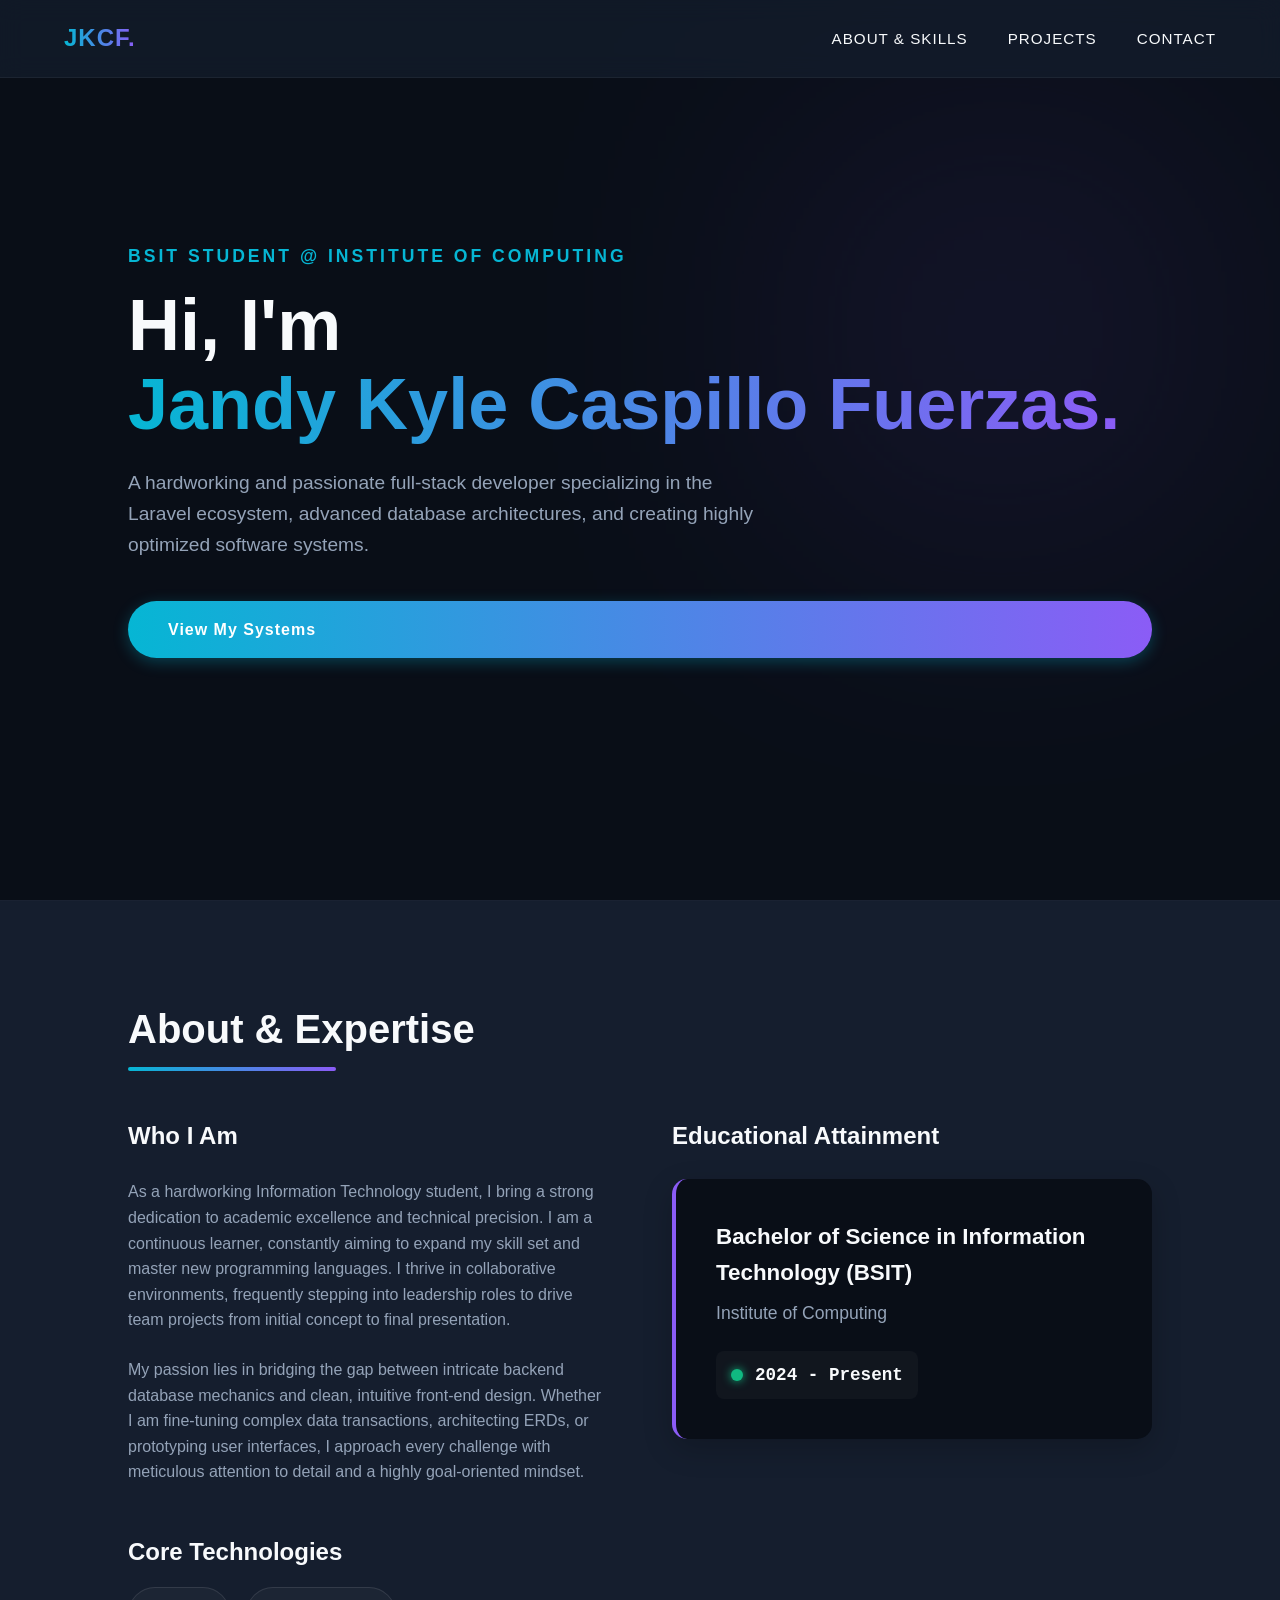
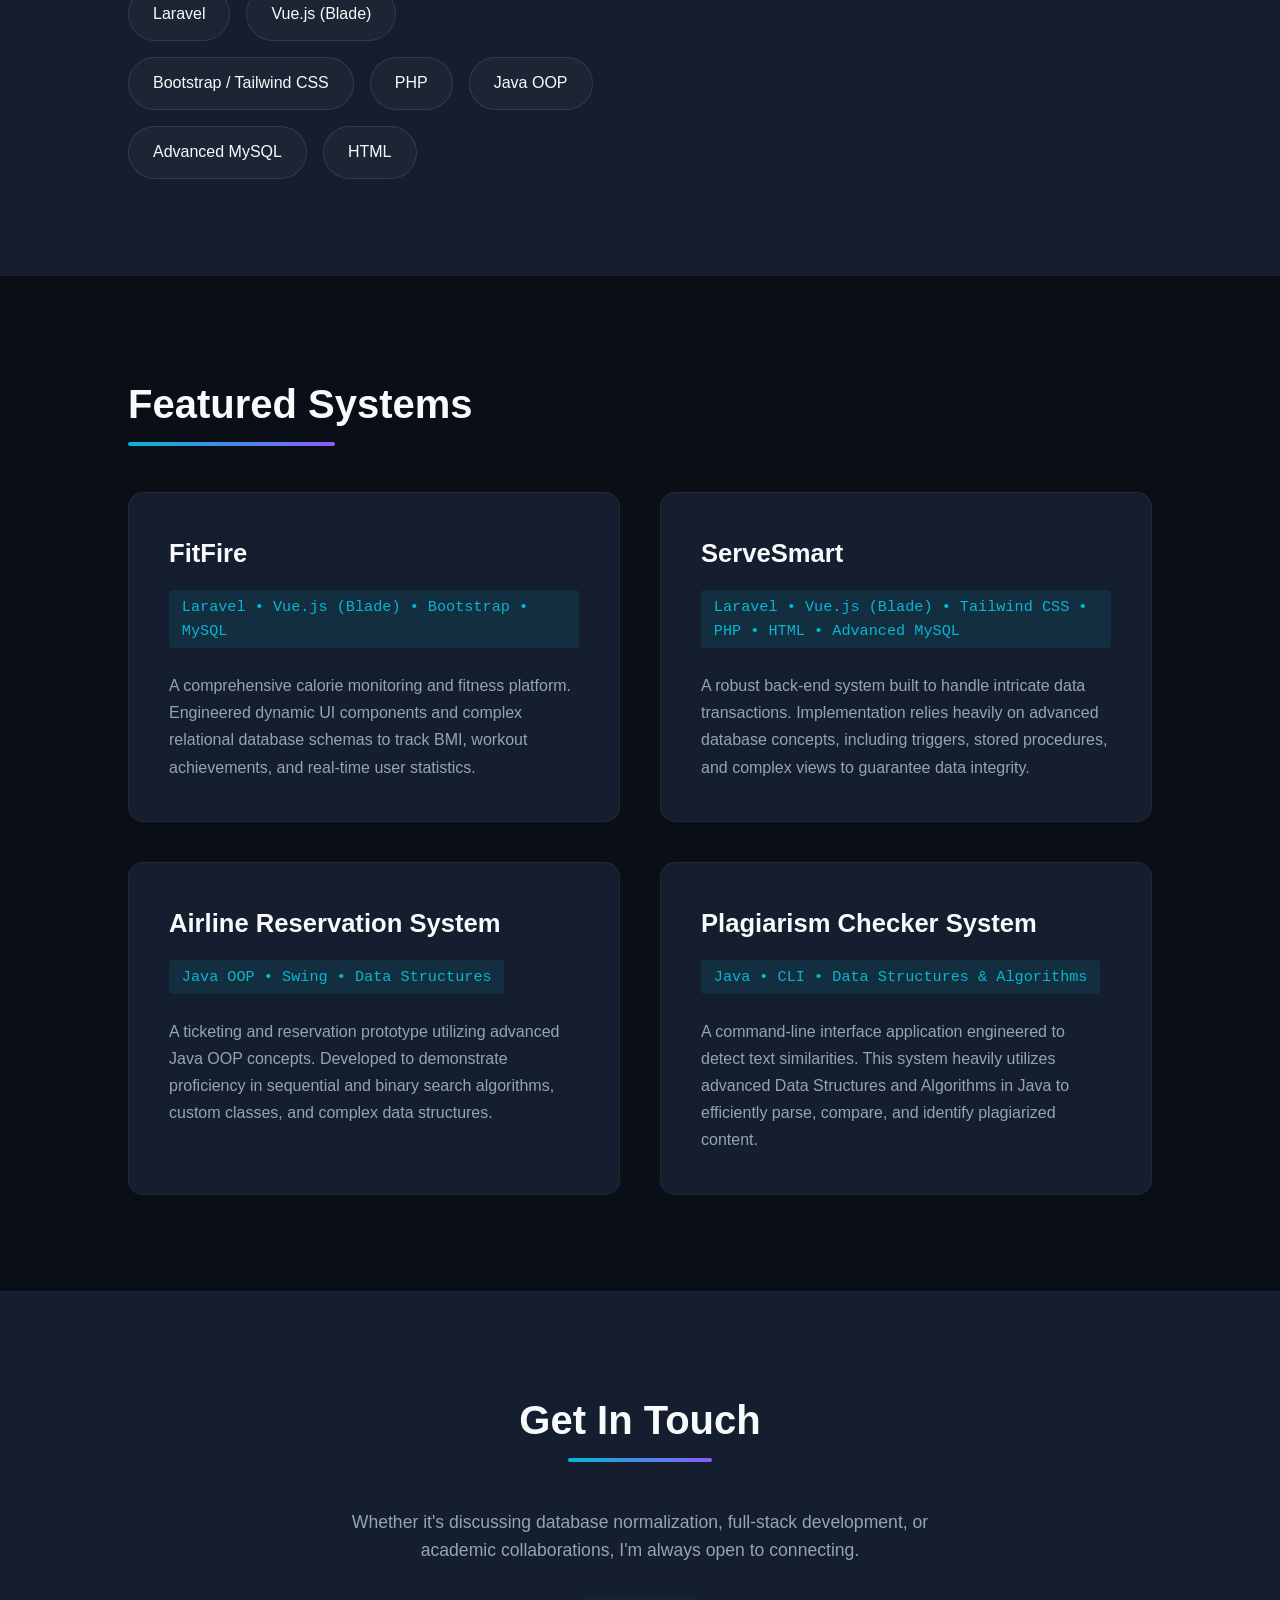
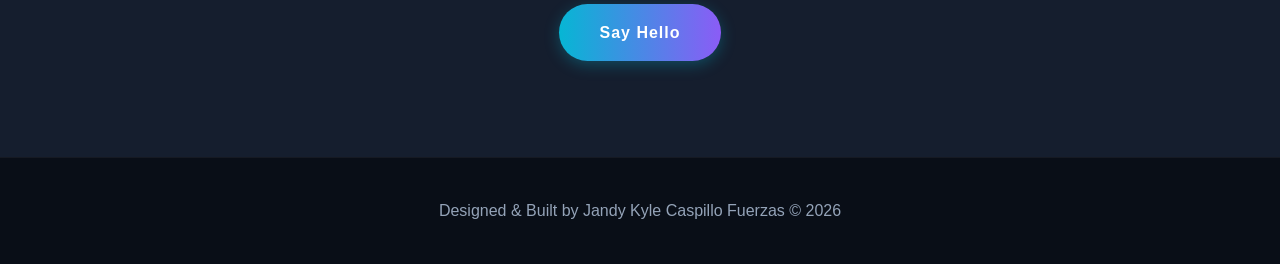
<file: index.html>
<!DOCTYPE html>
<html lang="en">
<head>
    <meta charset="UTF-8">
    <meta name="viewport" content="width=device-width, initial-scale=1.0">
    <title>Jandy Kyle Caspillo Fuerzas | Portfolio</title>
    
    <!-- This line links your external CSS file -->
    <link rel="stylesheet" href="style.css">
    
</head>
<body>

    <!-- Navigation -->
    <nav>
        <div class="logo">JKCF.</div>
        <ul class="nav-links">
            <li><a href="#about">About & Skills</a></li>
            <li><a href="#projects">Projects</a></li>
            <li><a href="#contact">Contact</a></li>
        </ul>
    </nav>

    <!-- Hero Section -->
    <header id="home">
        <div class="hero-subtitle">BSIT Student @ Institute of Computing</div>
        <h1 class="hero-title">Hi, I'm <br><span class="gradient-text">Jandy Kyle Caspillo Fuerzas.</span></h1>
        <p class="hero-desc">
            A hardworking and passionate full-stack developer specializing in the Laravel ecosystem, advanced database architectures, and creating highly optimized software systems.
        </p>
        <a href="#projects" class="btn">View My Systems</a>
    </header>

    <!-- About, Education & Skills Section -->
    <section id="about">
        <h2 class="section-title">About & Expertise</h2>
        <div class="about-container">
            
            <!-- About Me Text & Skills -->
            <div class="about-text">
                <h3>Who I Am</h3>
                <p style="color: var(--text-muted); margin-bottom: 1.5rem;">
                    As a hardworking Information Technology student, I bring a strong dedication to academic excellence and technical precision. I am a continuous learner, constantly aiming to expand my skill set and master new programming languages. I thrive in collaborative environments, frequently stepping into leadership roles to drive team projects from initial concept to final presentation.
                </p>
                <p style="color: var(--text-muted); margin-bottom: 2rem;">
                    My passion lies in bridging the gap between intricate backend database mechanics and clean, intuitive front-end design. Whether I am fine-tuning complex data transactions, architecting ERDs, or prototyping user interfaces, I approach every challenge with meticulous attention to detail and a highly goal-oriented mindset.
                </p>

                <!-- Skills Badges -->
                <h3 style="margin-top: 3rem; margin-bottom: 1rem;">Core Technologies</h3>
                <div class="skills-container">
                    <div class="skill-badge">Laravel</div>
                    <div class="skill-badge">Vue.js (Blade)</div>
                    <div class="skill-badge">Bootstrap / Tailwind CSS</div>
                    <div class="skill-badge">PHP</div>
                    <div class="skill-badge">Java OOP</div>
                    <div class="skill-badge">Advanced MySQL</div>
                    <div class="skill-badge">HTML</div>
                </div>
            </div>

            <!-- Education Box -->
            <div class="education-box">
                <h3>Educational Attainment</h3>
                <div class="edu-card">
                    <h4 style="font-size: 1.4rem; margin-bottom: 0.5rem; color: var(--text-main);">Bachelor of Science in Information Technology (BSIT)</h4>
                    <p style="font-size: 1.1rem; margin-bottom: 1.5rem; color: var(--text-muted);">Institute of Computing</p>
                    <div style="display: flex; align-items: center; gap: 12px; background: rgba(255,255,255,0.03); padding: 10px 15px; border-radius: 8px; width: fit-content;">
                        <span style="display: inline-block; width: 12px; height: 12px; background-color: #10b981; border-radius: 50%; box-shadow: 0 0 10px #10b981;"></span>
                        <p style="color: var(--text-main); font-family: monospace; font-size: 1.1rem; font-weight: bold;">2024 - Present</p>
                    </div>
                </div>
            </div>

        </div>
    </section>

    <!-- Projects Section -->
    <section id="projects">
        <h2 class="section-title">Featured Systems</h2>
        <div class="projects-grid">
            
            <!-- FitFire -->
            <div class="project-card">
                <h3 class="project-title">FitFire</h3>
                <div class="project-tech">Laravel • Vue.js (Blade) • Bootstrap • MySQL</div>
                <p class="project-desc">
                    A comprehensive calorie monitoring and fitness platform. Engineered dynamic UI components and complex relational database schemas to track BMI, workout achievements, and real-time user statistics.
                </p>
            </div>

            <!-- ServeSmart -->
            <div class="project-card">
                <h3 class="project-title">ServeSmart</h3>
                <div class="project-tech">Laravel • Vue.js (Blade) • Tailwind CSS • PHP • HTML • Advanced MySQL</div>
                <p class="project-desc">
                    A robust back-end system built to handle intricate data transactions. Implementation relies heavily on advanced database concepts, including triggers, stored procedures, and complex views to guarantee data integrity.
                </p>
            </div>

            <!-- Java Airline System -->
            <div class="project-card">
                <h3 class="project-title">Airline Reservation System</h3>
                <div class="project-tech">Java OOP • Swing • Data Structures</div>
                <p class="project-desc">
                    A ticketing and reservation prototype utilizing advanced Java OOP concepts. Developed to demonstrate proficiency in sequential and binary search algorithms, custom classes, and complex data structures.
                </p>
            </div>

            <!-- Plagiarism Checker System -->
            <div class="project-card">
                <h3 class="project-title">Plagiarism Checker System</h3>
                <div class="project-tech">Java • CLI • Data Structures & Algorithms</div>
                <p class="project-desc">
                    A command-line interface application engineered to detect text similarities. This system heavily utilizes advanced Data Structures and Algorithms in Java to efficiently parse, compare, and identify plagiarized content.
                </p>
            </div>

        </div>
    </section>

    <!-- Contact Section -->
    <section id="contact">
        <h2 class="section-title">Get In Touch</h2>
        <p style="color: var(--text-muted); max-width: 600px; margin: 0 auto 2.5rem auto; font-size: 1.1rem;">
            Whether it's discussing database normalization, full-stack development, or academic collaborations, I'm always open to connecting.
        </p>
        <a href="https://www.facebook.com/JandyKyle.Fuerzas.27" class="btn">Say Hello</a>
    </section>

    <!-- Footer -->
    <footer>
        <p>Designed & Built by Jandy Kyle Caspillo Fuerzas &copy; 2026</p>
    </footer>

    <!-- Smooth Scrolling Script -->
    <script>
        document.querySelectorAll('a[href^="#"]').forEach(anchor => {
            anchor.addEventListener('click', function (e) {
                e.preventDefault();
                document.querySelector(this.getAttribute('href')).scrollIntoView({
                    behavior: 'smooth'
                });
            });
        });
    </script>
</body>
</html>
</file>
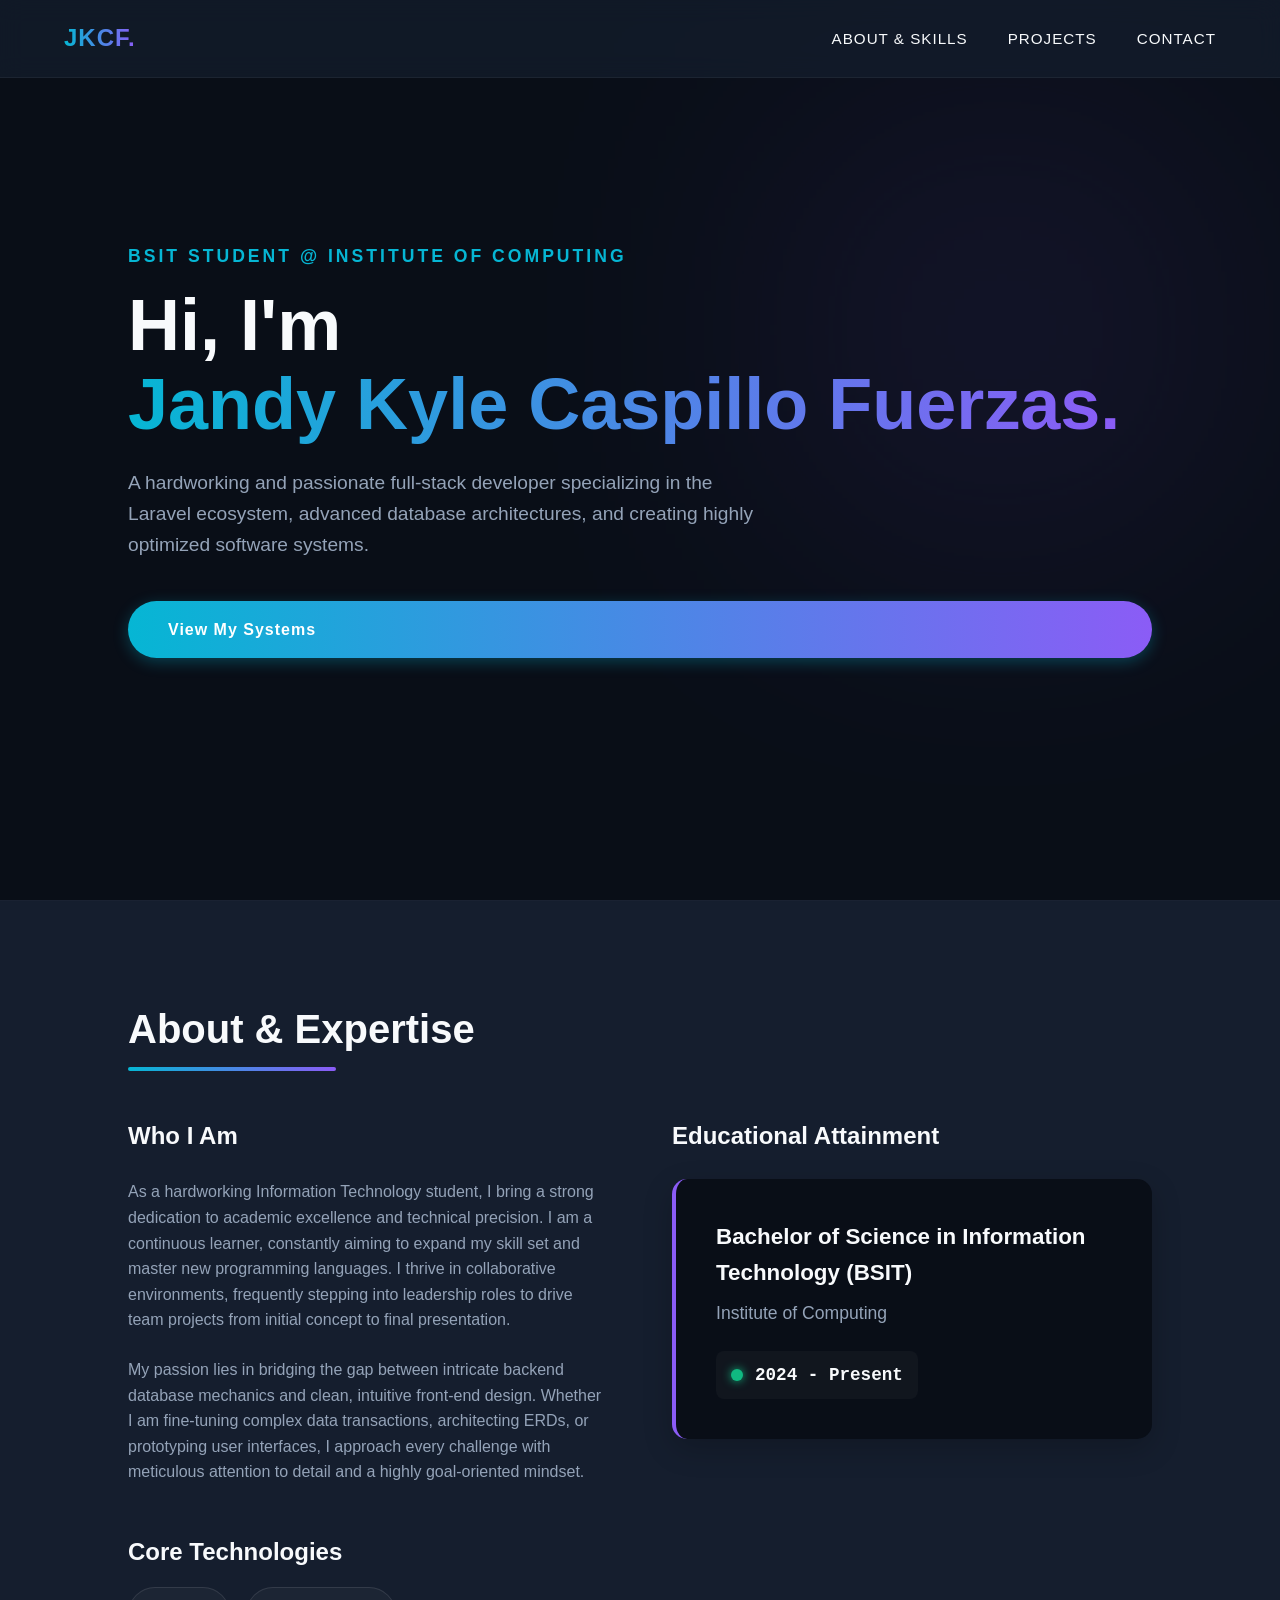
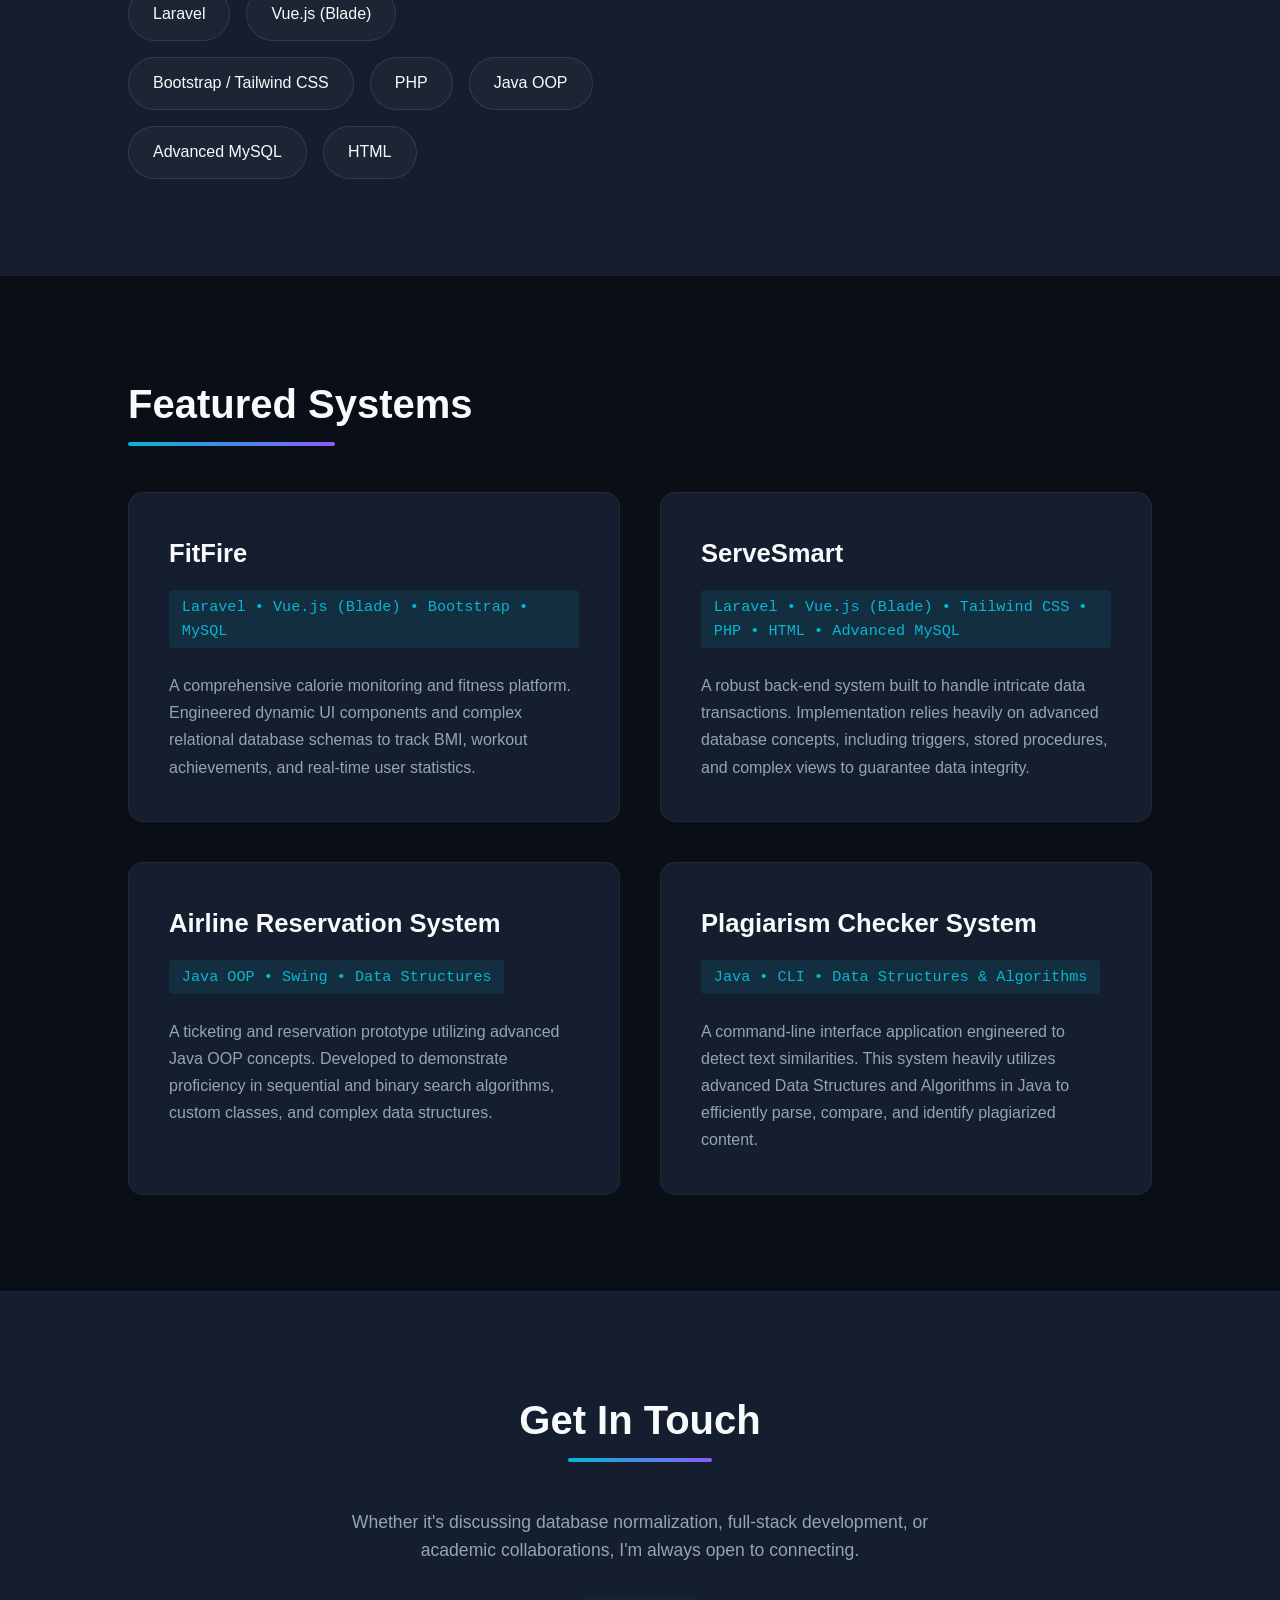
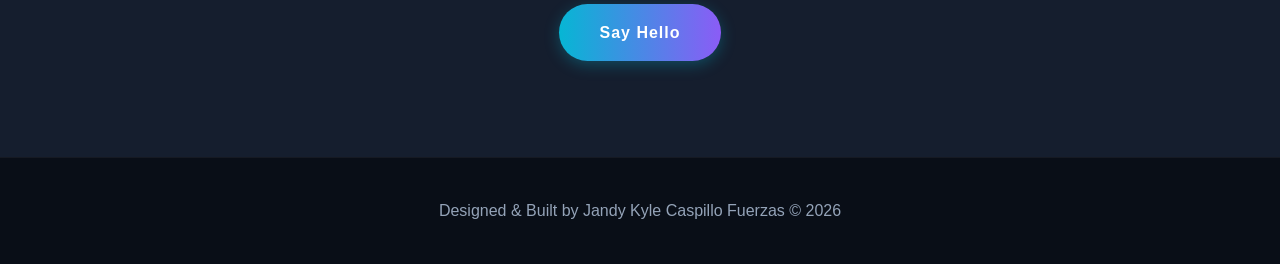
<file: asdasdsad.html>
<!DOCTYPE html>
<html lang="en">
<head>
    <meta charset="UTF-8">
    <meta name="viewport" content="width=device-width, initial-scale=1.0">
    <title>Jandy Kyle Caspillo Fuerzas | Portfolio</title>
    
    <!-- This line links your external CSS file -->
    <link rel="stylesheet" href="asdasd.css">
    
</head>
<body>

    <!-- Navigation -->
    <nav>
        <div class="logo">JKCF.</div>
        <ul class="nav-links">
            <li><a href="#about">About & Skills</a></li>
            <li><a href="#projects">Projects</a></li>
            <li><a href="#contact">Contact</a></li>
        </ul>
    </nav>

    <!-- Hero Section -->
    <header id="home">
        <div class="hero-subtitle">BSIT Student @ Institute of Computing</div>
        <h1 class="hero-title">Hi, I'm <br><span class="gradient-text">Jandy Kyle Caspillo Fuerzas.</span></h1>
        <p class="hero-desc">
            A hardworking and passionate full-stack developer specializing in the Laravel ecosystem, advanced database architectures, and creating highly optimized software systems.
        </p>
        <a href="#projects" class="btn">View My Systems</a>
    </header>

    <!-- About, Education & Skills Section -->
    <section id="about">
        <h2 class="section-title">About & Expertise</h2>
        <div class="about-container">
            
            <!-- About Me Text & Skills -->
            <div class="about-text">
                <h3>Who I Am</h3>
                <p style="color: var(--text-muted); margin-bottom: 1.5rem;">
                    As a hardworking Information Technology student, I bring a strong dedication to academic excellence and technical precision. I am a continuous learner, constantly aiming to expand my skill set and master new programming languages. I thrive in collaborative environments, frequently stepping into leadership roles to drive team projects from initial concept to final presentation.
                </p>
                <p style="color: var(--text-muted); margin-bottom: 2rem;">
                    My passion lies in bridging the gap between intricate backend database mechanics and clean, intuitive front-end design. Whether I am fine-tuning complex data transactions, architecting ERDs, or prototyping user interfaces, I approach every challenge with meticulous attention to detail and a highly goal-oriented mindset.
                </p>

                <!-- Skills Badges -->
                <h3 style="margin-top: 3rem; margin-bottom: 1rem;">Core Technologies</h3>
                <div class="skills-container">
                    <div class="skill-badge">Laravel</div>
                    <div class="skill-badge">Vue.js (Blade)</div>
                    <div class="skill-badge">Bootstrap / Tailwind CSS</div>
                    <div class="skill-badge">PHP</div>
                    <div class="skill-badge">Java OOP</div>
                    <div class="skill-badge">Advanced MySQL</div>
                    <div class="skill-badge">HTML</div>
                </div>
            </div>

            <!-- Education Box -->
            <div class="education-box">
                <h3>Educational Attainment</h3>
                <div class="edu-card">
                    <h4 style="font-size: 1.4rem; margin-bottom: 0.5rem; color: var(--text-main);">Bachelor of Science in Information Technology (BSIT)</h4>
                    <p style="font-size: 1.1rem; margin-bottom: 1.5rem; color: var(--text-muted);">Institute of Computing</p>
                    <div style="display: flex; align-items: center; gap: 12px; background: rgba(255,255,255,0.03); padding: 10px 15px; border-radius: 8px; width: fit-content;">
                        <span style="display: inline-block; width: 12px; height: 12px; background-color: #10b981; border-radius: 50%; box-shadow: 0 0 10px #10b981;"></span>
                        <p style="color: var(--text-main); font-family: monospace; font-size: 1.1rem; font-weight: bold;">2024 - Present</p>
                    </div>
                </div>
            </div>

        </div>
    </section>

    <!-- Projects Section -->
    <section id="projects">
        <h2 class="section-title">Featured Systems</h2>
        <div class="projects-grid">
            
            <!-- FitFire -->
            <div class="project-card">
                <h3 class="project-title">FitFire</h3>
                <div class="project-tech">Laravel • Vue.js (Blade) • Bootstrap • MySQL</div>
                <p class="project-desc">
                    A comprehensive calorie monitoring and fitness platform. Engineered dynamic UI components and complex relational database schemas to track BMI, workout achievements, and real-time user statistics.
                </p>
            </div>

            <!-- ServeSmart -->
            <div class="project-card">
                <h3 class="project-title">ServeSmart</h3>
                <div class="project-tech">Laravel • Vue.js (Blade) • Tailwind CSS • PHP • HTML • Advanced MySQL</div>
                <p class="project-desc">
                    A robust back-end system built to handle intricate data transactions. Implementation relies heavily on advanced database concepts, including triggers, stored procedures, and complex views to guarantee data integrity.
                </p>
            </div>

            <!-- Java Airline System -->
            <div class="project-card">
                <h3 class="project-title">Airline Reservation System</h3>
                <div class="project-tech">Java OOP • Swing • Data Structures</div>
                <p class="project-desc">
                    A ticketing and reservation prototype utilizing advanced Java OOP concepts. Developed to demonstrate proficiency in sequential and binary search algorithms, custom classes, and complex data structures.
                </p>
            </div>

            <!-- Plagiarism Checker System -->
            <div class="project-card">
                <h3 class="project-title">Plagiarism Checker System</h3>
                <div class="project-tech">Java • CLI • Data Structures & Algorithms</div>
                <p class="project-desc">
                    A command-line interface application engineered to detect text similarities. This system heavily utilizes advanced Data Structures and Algorithms in Java to efficiently parse, compare, and identify plagiarized content.
                </p>
            </div>

        </div>
    </section>

    <!-- Contact Section -->
    <section id="contact">
        <h2 class="section-title">Get In Touch</h2>
        <p style="color: var(--text-muted); max-width: 600px; margin: 0 auto 2.5rem auto; font-size: 1.1rem;">
            Whether it's discussing database normalization, full-stack development, or academic collaborations, I'm always open to connecting.
        </p>
        <a href="https://www.facebook.com/JandyKyle.Fuerzas.27" class="btn">Say Hello</a>
    </section>

    <!-- Footer -->
    <footer>
        <p>Designed & Built by Jandy Kyle Caspillo Fuerzas &copy; 2026</p>
    </footer>

    <!-- Smooth Scrolling Script -->
    <script>
        document.querySelectorAll('a[href^="#"]').forEach(anchor => {
            anchor.addEventListener('click', function (e) {
                e.preventDefault();
                document.querySelector(this.getAttribute('href')).scrollIntoView({
                    behavior: 'smooth'
                });
            });
        });
    </script>
</body>
</html>
</file>
<file: style.css>
/* === BASE STYLES & VARIABLES === */
:root {
    --bg-dark: #090e17;
    --surface: #151e2e;
    --surface-glass: rgba(21, 30, 46, 0.7);
    --accent-cyan: #06b6d4;
    --accent-purple: #8b5cf6;
    --text-main: #f8fafc;
    --text-muted: #94a3b8;
}

* {
    margin: 0;
    padding: 0;
    box-sizing: border-box;
    font-family: 'Segoe UI', Tahoma, Geneva, Verdana, sans-serif;
    scroll-behavior: smooth;
}

body {
    background-color: var(--bg-dark);
    color: var(--text-main);
    line-height: 1.6;
    overflow-x: hidden;
}

a {
    text-decoration: none;
    color: var(--accent-cyan);
    transition: color 0.3s ease;
}

a:hover {
    color: var(--accent-purple);
}

/* === NAVIGATION (GLASSMORPHISM) === */
nav {
    background-color: var(--surface-glass);
    padding: 1.2rem 5%;
    position: fixed;
    width: 100%;
    top: 0;
    z-index: 1000;
    display: flex;
    justify-content: space-between;
    align-items: center;
    backdrop-filter: blur(12px);
    border-bottom: 1px solid rgba(255, 255, 255, 0.05);
}

.logo {
    font-size: 1.5rem;
    font-weight: 800;
    background: linear-gradient(90deg, var(--accent-cyan), var(--accent-purple));
    -webkit-background-clip: text;
    -webkit-text-fill-color: transparent;
    letter-spacing: 1px;
}

.nav-links {
    list-style: none;
    display: flex;
    gap: 2.5rem;
}

.nav-links a {
    color: var(--text-main);
    font-weight: 500;
    font-size: 0.95rem;
    text-transform: uppercase;
    letter-spacing: 1px;
}

.nav-links a:hover {
    color: var(--accent-cyan);
}

/* === HERO SECTION === */
header {
    min-height: 100vh;
    display: flex;
    flex-direction: column;
    justify-content: center;
    padding: 0 10%;
    position: relative;
}

/* Ambient background glow */
header::before {
    content: '';
    position: absolute;
    top: 20%;
    right: 10%;
    width: 300px;
    height: 300px;
    background: var(--accent-purple);
    filter: blur(150px);
    opacity: 0.2;
    z-index: -1;
}

.hero-subtitle {
    color: var(--accent-cyan);
    font-size: 1.1rem;
    margin-bottom: 1rem;
    letter-spacing: 3px;
    text-transform: uppercase;
    font-weight: 600;
}

.hero-title {
    font-size: 4.5rem;
    margin-bottom: 1.5rem;
    line-height: 1.1;
    font-weight: 800;
}

.gradient-text {
    background: linear-gradient(to right, var(--accent-cyan), var(--accent-purple));
    -webkit-background-clip: text;
    -webkit-text-fill-color: transparent;
}

.hero-desc {
    color: var(--text-muted);
    font-size: 1.2rem;
    max-width: 650px;
    margin-bottom: 2.5rem;
}

.btn {
    display: inline-block;
    padding: 1rem 2.5rem;
    background: linear-gradient(90deg, var(--accent-cyan), var(--accent-purple));
    color: white !important;
    border-radius: 50px;
    font-weight: bold;
    letter-spacing: 1px;
    transition: transform 0.3s ease, box-shadow 0.3s ease;
    box-shadow: 0 4px 15px rgba(6, 182, 212, 0.3);
}

.btn:hover {
    transform: translateY(-3px);
    box-shadow: 0 8px 25px rgba(139, 92, 246, 0.4);
}

/* === SECTIONS === */
section {
    padding: 6rem 10%;
}

.section-title {
    font-size: 2.5rem;
    margin-bottom: 3.5rem;
    position: relative;
    display: inline-block;
    font-weight: 700;
}

.section-title::after {
    content: '';
    position: absolute;
    bottom: -10px;
    left: 0;
    width: 60%;
    height: 4px;
    background: linear-gradient(90deg, var(--accent-cyan), var(--accent-purple));
    border-radius: 2px;
}

/* === ABOUT & EDUCATION === */
#about {
    background-color: var(--surface);
    border-top: 1px solid rgba(255,255,255,0.02);
    border-bottom: 1px solid rgba(255,255,255,0.02);
}

.about-container {
    display: flex;
    flex-wrap: wrap;
    gap: 4rem;
}

.about-text, .education-box {
    flex: 1;
    min-width: 300px;
}

.about-text h3, .education-box h3 {
    color: var(--text-main);
    margin-bottom: 1.5rem;
    font-size: 1.5rem;
}

.edu-card {
    background-color: var(--bg-dark);
    padding: 2.5rem;
    border-radius: 15px;
    border-left: 4px solid var(--accent-purple);
    box-shadow: 0 10px 30px rgba(0,0,0,0.2);
    transition: transform 0.3s ease;
}

.edu-card:hover {
    transform: translateY(-5px);
}

/* === SKILLS SECTION === */
.skills-container {
    display: flex;
    flex-wrap: wrap;
    gap: 1rem;
    margin-top: 1rem;
}

.skill-badge {
    background: rgba(255, 255, 255, 0.03);
    border: 1px solid rgba(255, 255, 255, 0.1);
    padding: 0.8rem 1.5rem;
    border-radius: 50px;
    font-size: 1rem;
    font-weight: 500;
    color: var(--text-main);
    transition: all 0.3s ease;
    cursor: default;
}

.skill-badge:hover {
    border-color: var(--accent-cyan);
    background: rgba(6, 182, 212, 0.1);
    transform: translateY(-2px);
    box-shadow: 0 5px 15px rgba(6, 182, 212, 0.2);
}

/* === PROJECTS GRID === */
.projects-grid {
    display: grid;
    grid-template-columns: repeat(auto-fit, minmax(320px, 1fr));
    gap: 2.5rem;
}

.project-card {
    background-color: var(--surface);
    padding: 2.5rem;
    border-radius: 15px;
    transition: all 0.4s ease;
    border: 1px solid rgba(255,255,255,0.05);
    position: relative;
    overflow: hidden;
}

/* Glowing top border for cards */
.project-card::before {
    content: '';
    position: absolute;
    top: 0;
    left: 0;
    width: 100%;
    height: 3px;
    background: linear-gradient(90deg, var(--accent-cyan), var(--accent-purple));
    transform: scaleX(0);
    transform-origin: left;
    transition: transform 0.4s ease;
}

.project-card:hover::before {
    transform: scaleX(1);
}

.project-card:hover {
    transform: translateY(-8px);
    box-shadow: 0 20px 40px rgba(0,0,0,0.4);
    border-color: rgba(255,255,255,0.1);
}

.project-title {
    font-size: 1.6rem;
    margin-bottom: 1rem;
    color: var(--text-main);
    font-weight: 700;
}

.project-tech {
    font-family: monospace;
    color: var(--accent-cyan);
    margin-bottom: 1.5rem;
    font-size: 0.95rem;
    background: rgba(6, 182, 212, 0.1);
    display: inline-block;
    padding: 0.3rem 0.8rem;
    border-radius: 4px;
}

.project-desc {
    color: var(--text-muted);
    font-size: 1rem;
    line-height: 1.7;
}

/* === CONTACT === */
#contact {
    text-align: center;
    background-color: var(--surface);
    border-top: 1px solid rgba(255,255,255,0.02);
}

#contact .section-title::after {
    left: 20%;
    width: 60%;
}

/* === FOOTER === */
footer {
    text-align: center;
    padding: 2.5rem;
    background-color: var(--bg-dark);
    color: var(--text-muted);
    border-top: 1px solid rgba(255,255,255,0.05);
}

/* === RESPONSIVE DESIGN === */
@media (max-width: 768px) {
    .hero-title { font-size: 3rem; }
    .nav-links { display: none; }
    section { padding: 4rem 5%; }
}
</file>
<file: asdasd.css>
/* === BASE STYLES & VARIABLES === */
:root {
    --bg-dark: #090e17;
    --surface: #151e2e;
    --surface-glass: rgba(21, 30, 46, 0.7);
    --accent-cyan: #06b6d4;
    --accent-purple: #8b5cf6;
    --text-main: #f8fafc;
    --text-muted: #94a3b8;
}

* {
    margin: 0;
    padding: 0;
    box-sizing: border-box;
    font-family: 'Segoe UI', Tahoma, Geneva, Verdana, sans-serif;
    scroll-behavior: smooth;
}

body {
    background-color: var(--bg-dark);
    color: var(--text-main);
    line-height: 1.6;
    overflow-x: hidden;
}

a {
    text-decoration: none;
    color: var(--accent-cyan);
    transition: color 0.3s ease;
}

a:hover {
    color: var(--accent-purple);
}

/* === NAVIGATION (GLASSMORPHISM) === */
nav {
    background-color: var(--surface-glass);
    padding: 1.2rem 5%;
    position: fixed;
    width: 100%;
    top: 0;
    z-index: 1000;
    display: flex;
    justify-content: space-between;
    align-items: center;
    backdrop-filter: blur(12px);
    border-bottom: 1px solid rgba(255, 255, 255, 0.05);
}

.logo {
    font-size: 1.5rem;
    font-weight: 800;
    background: linear-gradient(90deg, var(--accent-cyan), var(--accent-purple));
    -webkit-background-clip: text;
    -webkit-text-fill-color: transparent;
    letter-spacing: 1px;
}

.nav-links {
    list-style: none;
    display: flex;
    gap: 2.5rem;
}

.nav-links a {
    color: var(--text-main);
    font-weight: 500;
    font-size: 0.95rem;
    text-transform: uppercase;
    letter-spacing: 1px;
}

.nav-links a:hover {
    color: var(--accent-cyan);
}

/* === HERO SECTION === */
header {
    min-height: 100vh;
    display: flex;
    flex-direction: column;
    justify-content: center;
    padding: 0 10%;
    position: relative;
}

/* Ambient background glow */
header::before {
    content: '';
    position: absolute;
    top: 20%;
    right: 10%;
    width: 300px;
    height: 300px;
    background: var(--accent-purple);
    filter: blur(150px);
    opacity: 0.2;
    z-index: -1;
}

.hero-subtitle {
    color: var(--accent-cyan);
    font-size: 1.1rem;
    margin-bottom: 1rem;
    letter-spacing: 3px;
    text-transform: uppercase;
    font-weight: 600;
}

.hero-title {
    font-size: 4.5rem;
    margin-bottom: 1.5rem;
    line-height: 1.1;
    font-weight: 800;
}

.gradient-text {
    background: linear-gradient(to right, var(--accent-cyan), var(--accent-purple));
    -webkit-background-clip: text;
    -webkit-text-fill-color: transparent;
}

.hero-desc {
    color: var(--text-muted);
    font-size: 1.2rem;
    max-width: 650px;
    margin-bottom: 2.5rem;
}

.btn {
    display: inline-block;
    padding: 1rem 2.5rem;
    background: linear-gradient(90deg, var(--accent-cyan), var(--accent-purple));
    color: white !important;
    border-radius: 50px;
    font-weight: bold;
    letter-spacing: 1px;
    transition: transform 0.3s ease, box-shadow 0.3s ease;
    box-shadow: 0 4px 15px rgba(6, 182, 212, 0.3);
}

.btn:hover {
    transform: translateY(-3px);
    box-shadow: 0 8px 25px rgba(139, 92, 246, 0.4);
}

/* === SECTIONS === */
section {
    padding: 6rem 10%;
}

.section-title {
    font-size: 2.5rem;
    margin-bottom: 3.5rem;
    position: relative;
    display: inline-block;
    font-weight: 700;
}

.section-title::after {
    content: '';
    position: absolute;
    bottom: -10px;
    left: 0;
    width: 60%;
    height: 4px;
    background: linear-gradient(90deg, var(--accent-cyan), var(--accent-purple));
    border-radius: 2px;
}

/* === ABOUT & EDUCATION === */
#about {
    background-color: var(--surface);
    border-top: 1px solid rgba(255,255,255,0.02);
    border-bottom: 1px solid rgba(255,255,255,0.02);
}

.about-container {
    display: flex;
    flex-wrap: wrap;
    gap: 4rem;
}

.about-text, .education-box {
    flex: 1;
    min-width: 300px;
}

.about-text h3, .education-box h3 {
    color: var(--text-main);
    margin-bottom: 1.5rem;
    font-size: 1.5rem;
}

.edu-card {
    background-color: var(--bg-dark);
    padding: 2.5rem;
    border-radius: 15px;
    border-left: 4px solid var(--accent-purple);
    box-shadow: 0 10px 30px rgba(0,0,0,0.2);
    transition: transform 0.3s ease;
}

.edu-card:hover {
    transform: translateY(-5px);
}

/* === SKILLS SECTION === */
.skills-container {
    display: flex;
    flex-wrap: wrap;
    gap: 1rem;
    margin-top: 1rem;
}

.skill-badge {
    background: rgba(255, 255, 255, 0.03);
    border: 1px solid rgba(255, 255, 255, 0.1);
    padding: 0.8rem 1.5rem;
    border-radius: 50px;
    font-size: 1rem;
    font-weight: 500;
    color: var(--text-main);
    transition: all 0.3s ease;
    cursor: default;
}

.skill-badge:hover {
    border-color: var(--accent-cyan);
    background: rgba(6, 182, 212, 0.1);
    transform: translateY(-2px);
    box-shadow: 0 5px 15px rgba(6, 182, 212, 0.2);
}

/* === PROJECTS GRID === */
.projects-grid {
    display: grid;
    grid-template-columns: repeat(auto-fit, minmax(320px, 1fr));
    gap: 2.5rem;
}

.project-card {
    background-color: var(--surface);
    padding: 2.5rem;
    border-radius: 15px;
    transition: all 0.4s ease;
    border: 1px solid rgba(255,255,255,0.05);
    position: relative;
    overflow: hidden;
}

/* Glowing top border for cards */
.project-card::before {
    content: '';
    position: absolute;
    top: 0;
    left: 0;
    width: 100%;
    height: 3px;
    background: linear-gradient(90deg, var(--accent-cyan), var(--accent-purple));
    transform: scaleX(0);
    transform-origin: left;
    transition: transform 0.4s ease;
}

.project-card:hover::before {
    transform: scaleX(1);
}

.project-card:hover {
    transform: translateY(-8px);
    box-shadow: 0 20px 40px rgba(0,0,0,0.4);
    border-color: rgba(255,255,255,0.1);
}

.project-title {
    font-size: 1.6rem;
    margin-bottom: 1rem;
    color: var(--text-main);
    font-weight: 700;
}

.project-tech {
    font-family: monospace;
    color: var(--accent-cyan);
    margin-bottom: 1.5rem;
    font-size: 0.95rem;
    background: rgba(6, 182, 212, 0.1);
    display: inline-block;
    padding: 0.3rem 0.8rem;
    border-radius: 4px;
}

.project-desc {
    color: var(--text-muted);
    font-size: 1rem;
    line-height: 1.7;
}

/* === CONTACT === */
#contact {
    text-align: center;
    background-color: var(--surface);
    border-top: 1px solid rgba(255,255,255,0.02);
}

#contact .section-title::after {
    left: 20%;
    width: 60%;
}

/* === FOOTER === */
footer {
    text-align: center;
    padding: 2.5rem;
    background-color: var(--bg-dark);
    color: var(--text-muted);
    border-top: 1px solid rgba(255,255,255,0.05);
}

/* === RESPONSIVE DESIGN === */
@media (max-width: 768px) {
    .hero-title { font-size: 3rem; }
    .nav-links { display: none; }
    section { padding: 4rem 5%; }
}
</file>
